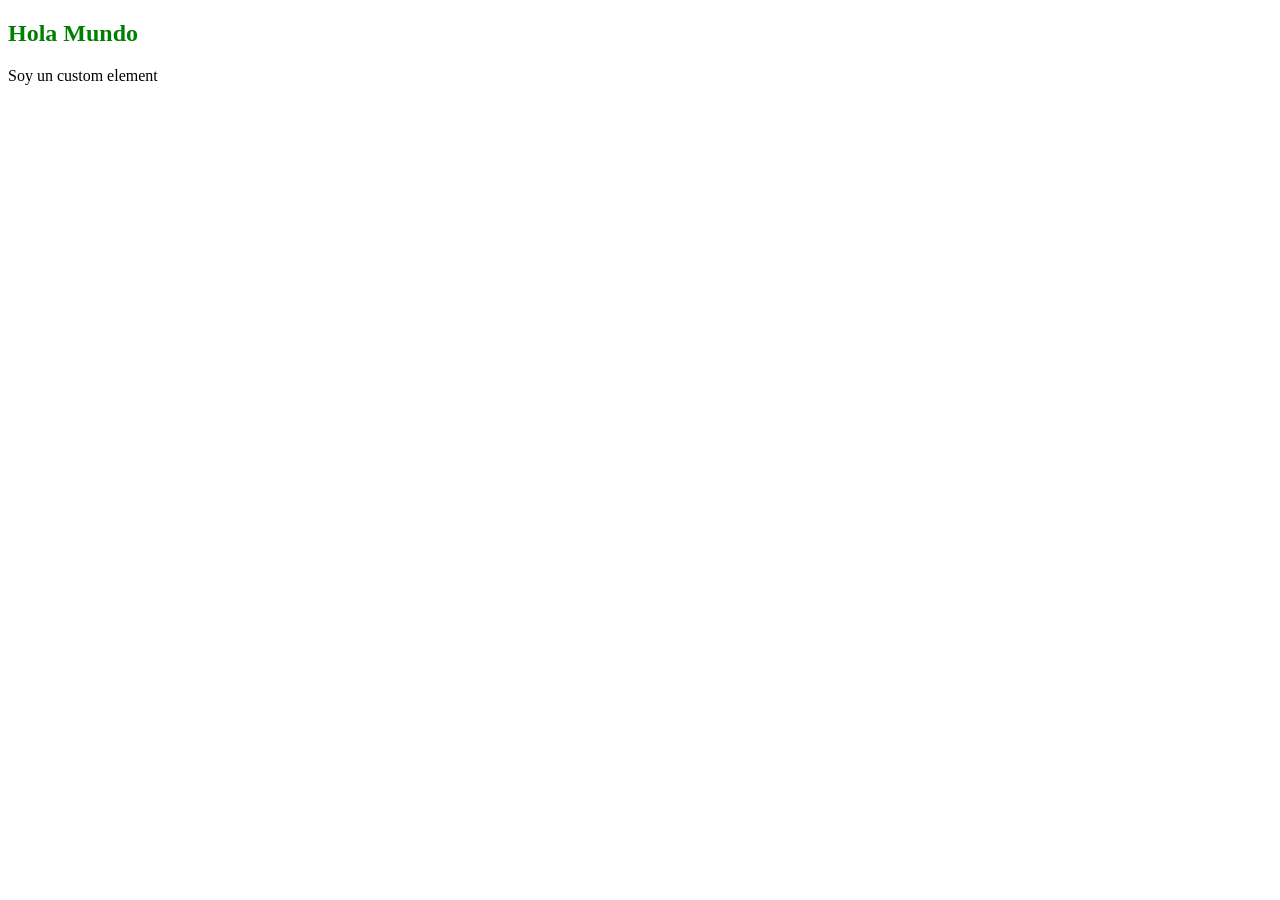
<file: index.html>
<!DOCTYPE html>
<html lang="en">
<head>
    <meta charset="UTF-8">
    <meta name="viewport" content="width=device-width, initial-scale=1.0">
    <title>Elementos custom</title>
</head>
<body>

    <template>
        <h2>Hola mundo 2!!</h2>
    </template>

    <my-element></my-element>
    <script src="index.js" type="module"></script>
</body>
</html>
</file>
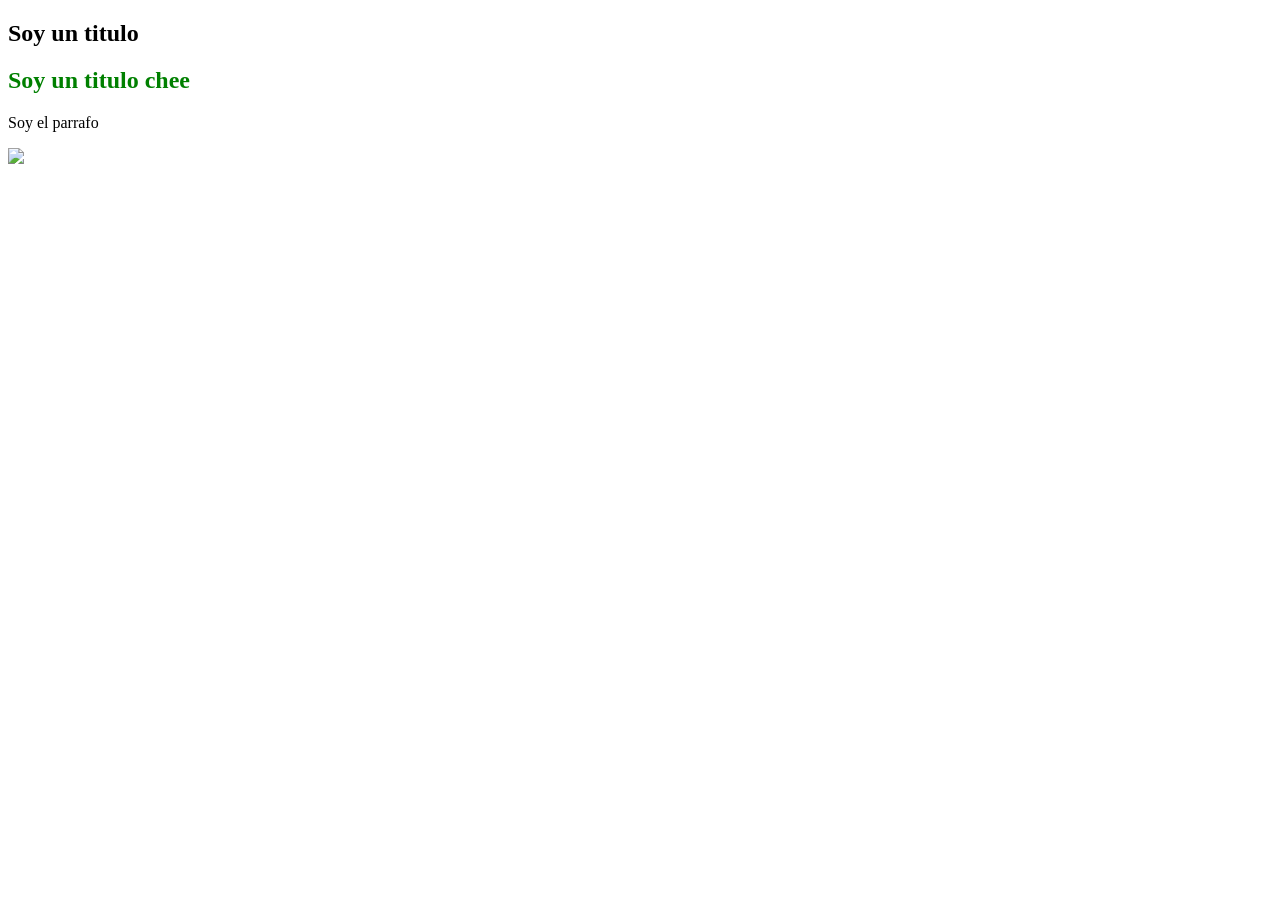
<file: atributes/index.html>
<!DOCTYPE html>
<html lang="en">
<head>
    <meta charset="UTF-8">
    <meta name="viewport" content="width=device-width, initial-scale=1.0">
    <title>Elementos custom</title>
</head>
<body>
    <h2 class='title'>Soy un titulo</h2>
    <my-element title="Soy un titulo chee"
        parrafo="Soy el parrafo"
        img="https://cdn-icons-png.flaticon.com/256/5968/5968292.png">

    </my-element>
    <script src="index.js" type="module"></script>
</body>
</html>
</file>
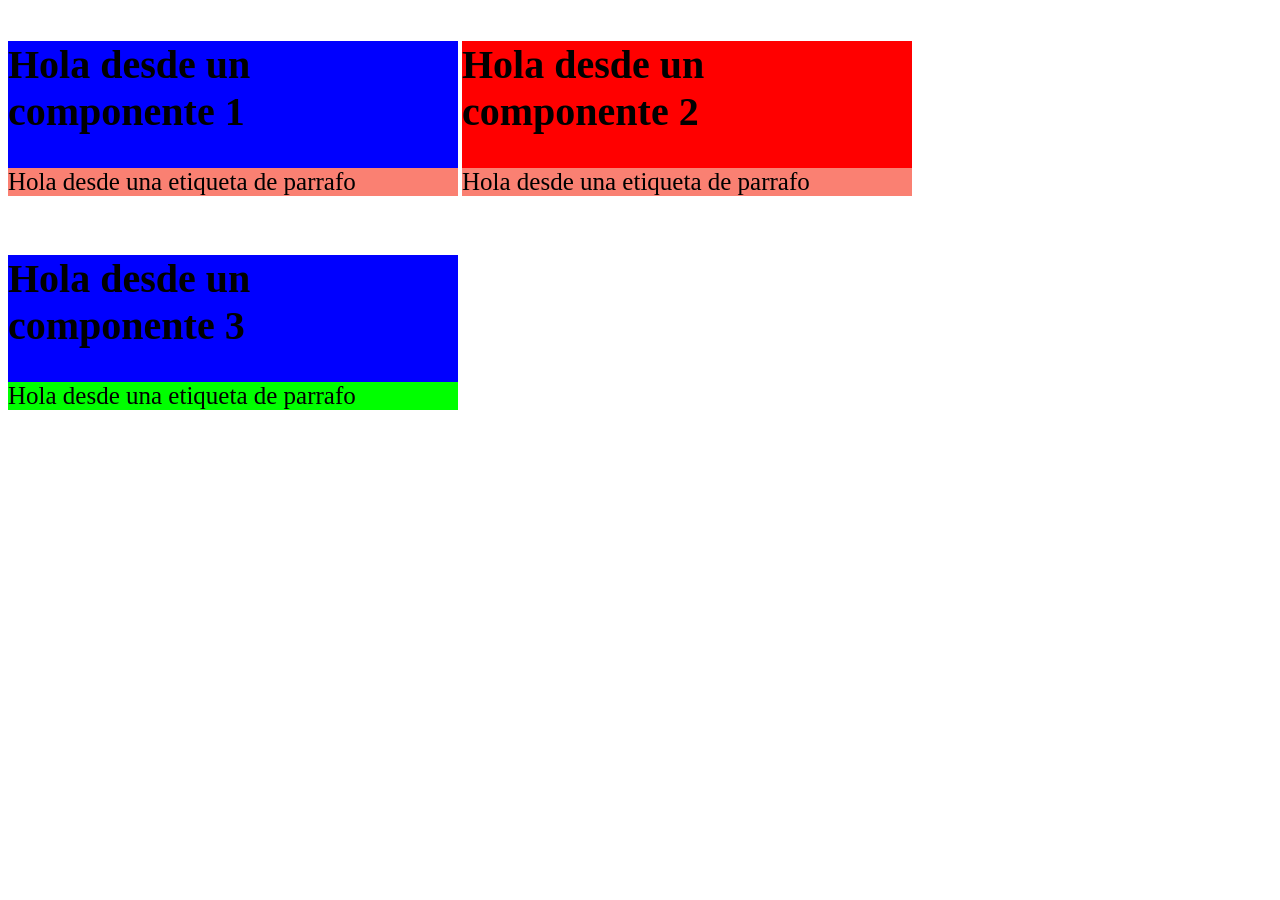
<file: customProperties/index.html>
<!DOCTYPE html>
<html lang="en">
  <head>
    <meta charset="UTF-8" />
    <meta name="viewport" content="width=device-width, initial-scale=1.0" />
    <title>Custom Properties</title>
    <style>
      my-element {
        --primary-color: blue;
        --heading-primary: 40px;
      }
      .segundo {
        --primary-color: red;
      }
      .tercero {
        --secondary-color: lime;
      }
    </style>
  </head>
  <body>
    <my-element>
      <span slot="title">Hola desde un componente 1</span>
      <span slot="parrafo">Hola desde una etiqueta de parrafo</span>
    </my-element>
    <my-element class="segundo">
      <span slot="title">Hola desde un componente 2</span>
      <span slot="parrafo">Hola desde una etiqueta de parrafo</span>
    </my-element>
    <my-element class="tercero">
      <span slot="title">Hola desde un componente 3</span>
      <span slot="parrafo">Hola desde una etiqueta de parrafo</span>
    </my-element>
    <script type="module" src="main.js"></script>
  </body>
</html>
</file>
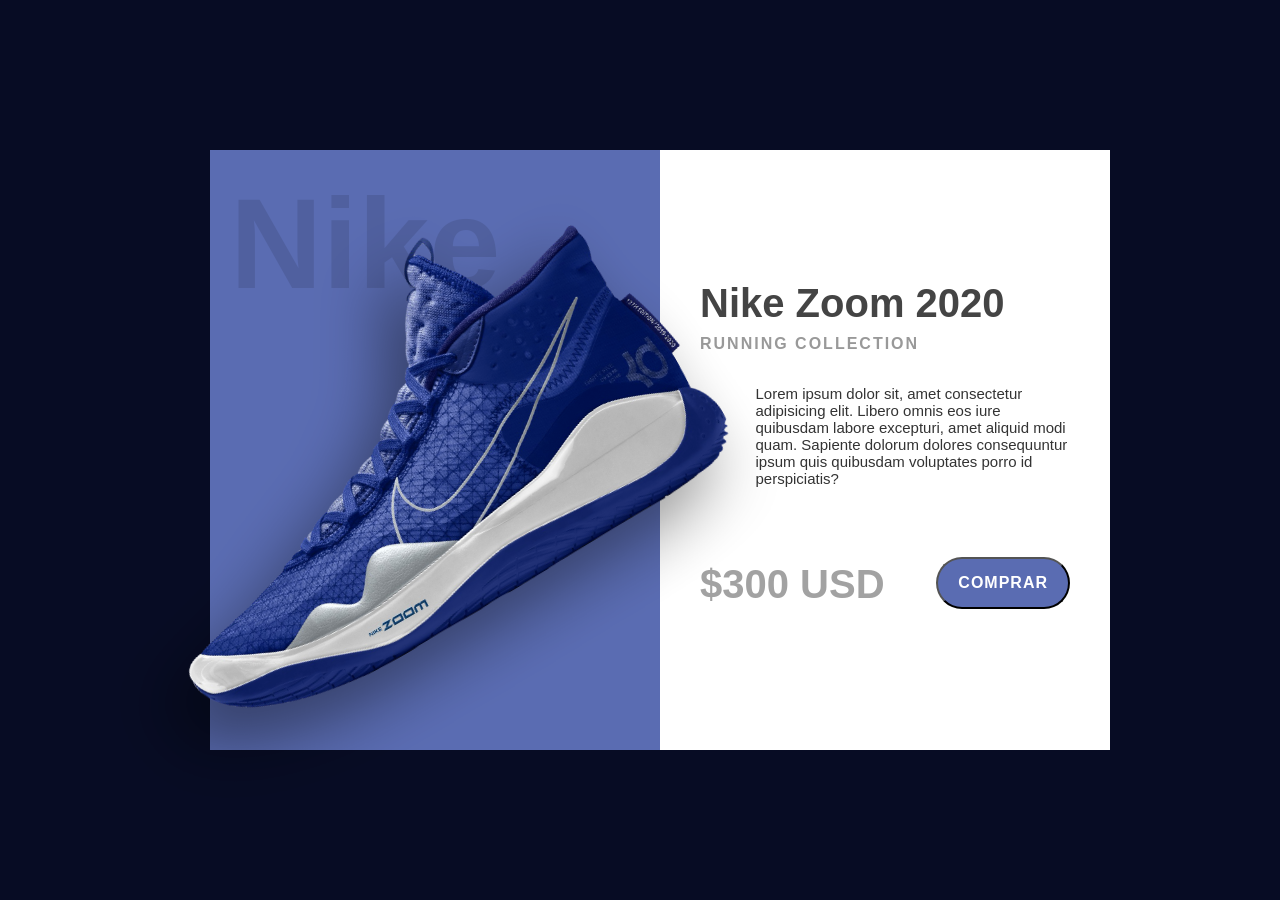
<file: proyectoFinal/index.html>
<!DOCTYPE html>
<html lang="en">
  <head>
    <meta charset="UTF-8" />
    <meta name="viewport" content="width=device-width, initial-scale=1.0" />
    <title>Proyecto</title>
    <link rel="stylesheet" href="style.css" />
  </head>
  <body>
    <product-card
      img="./img/nike-blue.png"
      title="Nike Zoom 2020"
      collection="Running collection"
      description="Lorem ipsum dolor sit, amet consectetur adipisicing elit. Libero omnis eos iure quibusdam labore excepturi, amet aliquid modi quam. Sapiente dolorum dolores consequuntur ipsum quis quibusdam voluptates porro id perspiciatis?"
      price="$300 USD"
    ></product-card>
    <script type="module" src="./index.js"></script>
  </body>
</html>
</file>
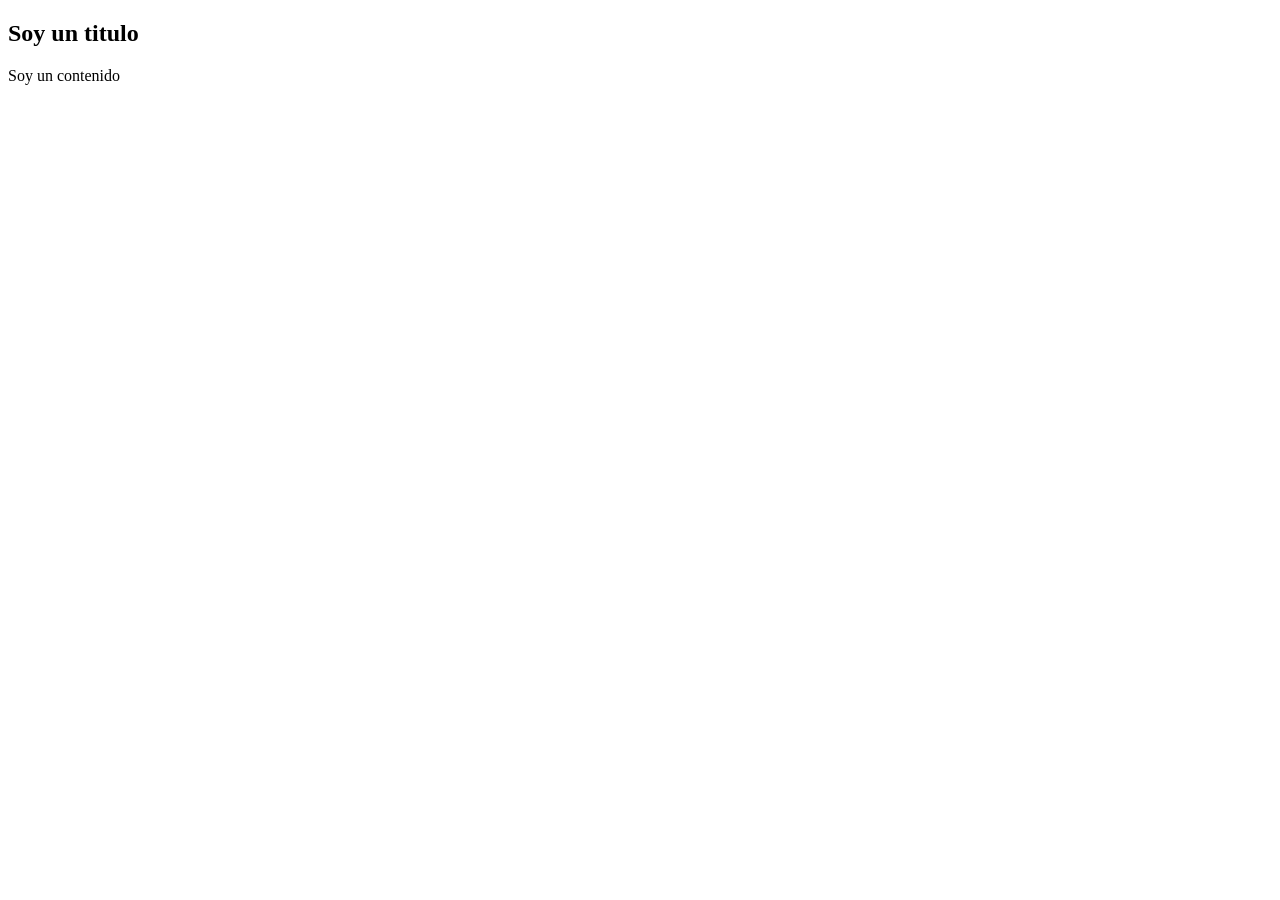
<file: slot/index.html>
<!DOCTYPE html>
<html lang="en">
<head>
    <meta charset="UTF-8">
    <meta name="viewport" content="width=device-width, initial-scale=1.0">
    <title>Elementos custom</title>
</head>
<body>
    <h2 class='title'>Soy un titulo</h2>
    <my-element>
        <span slot="title">Soy un titulo</span>
        <span slot="parrafo">Soy un contenido</span>
    </my-element>
    <script src="index.js" type="module"></script>
</body>
</html>
</file>
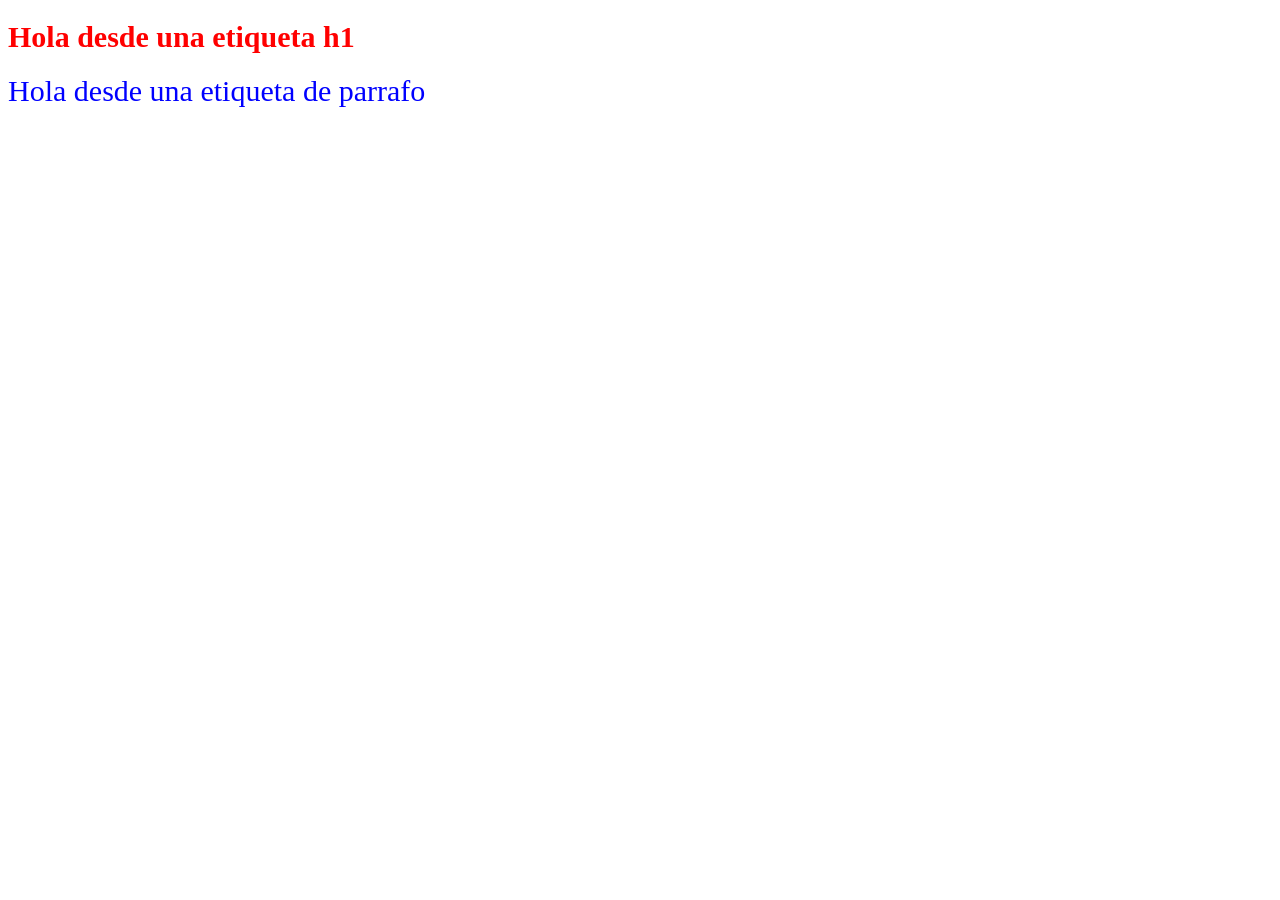
<file: slotted/index.html>
<!DOCTYPE html>
<html lang="en">
<head>
    <meta charset="UTF-8">
    <meta name="viewport" content="width=device-width, initial-scale=1.0">
    <title>Document</title>
</head>
<body>
    <my-element>
        <span slot="title">Hola desde una etiqueta h1</span>
        <span class="text" slot="parrafo"
          >Hola desde una etiqueta de parrafo</span
        >
      </my-element>
    <script src="main.js"></script>
</body>
</html>
</file>
<file: proyectoFinal/style.css>
* {
    margin: 0;
    padding: 0;
  }
  body {
    display: flex;
    justify-content: center;
    align-items: center;
    width: 100%;
    min-height: 100vh;
    font-family: Arial, Helvetica, sans-serif;
    background-color: #070c24;
  }
</file>
